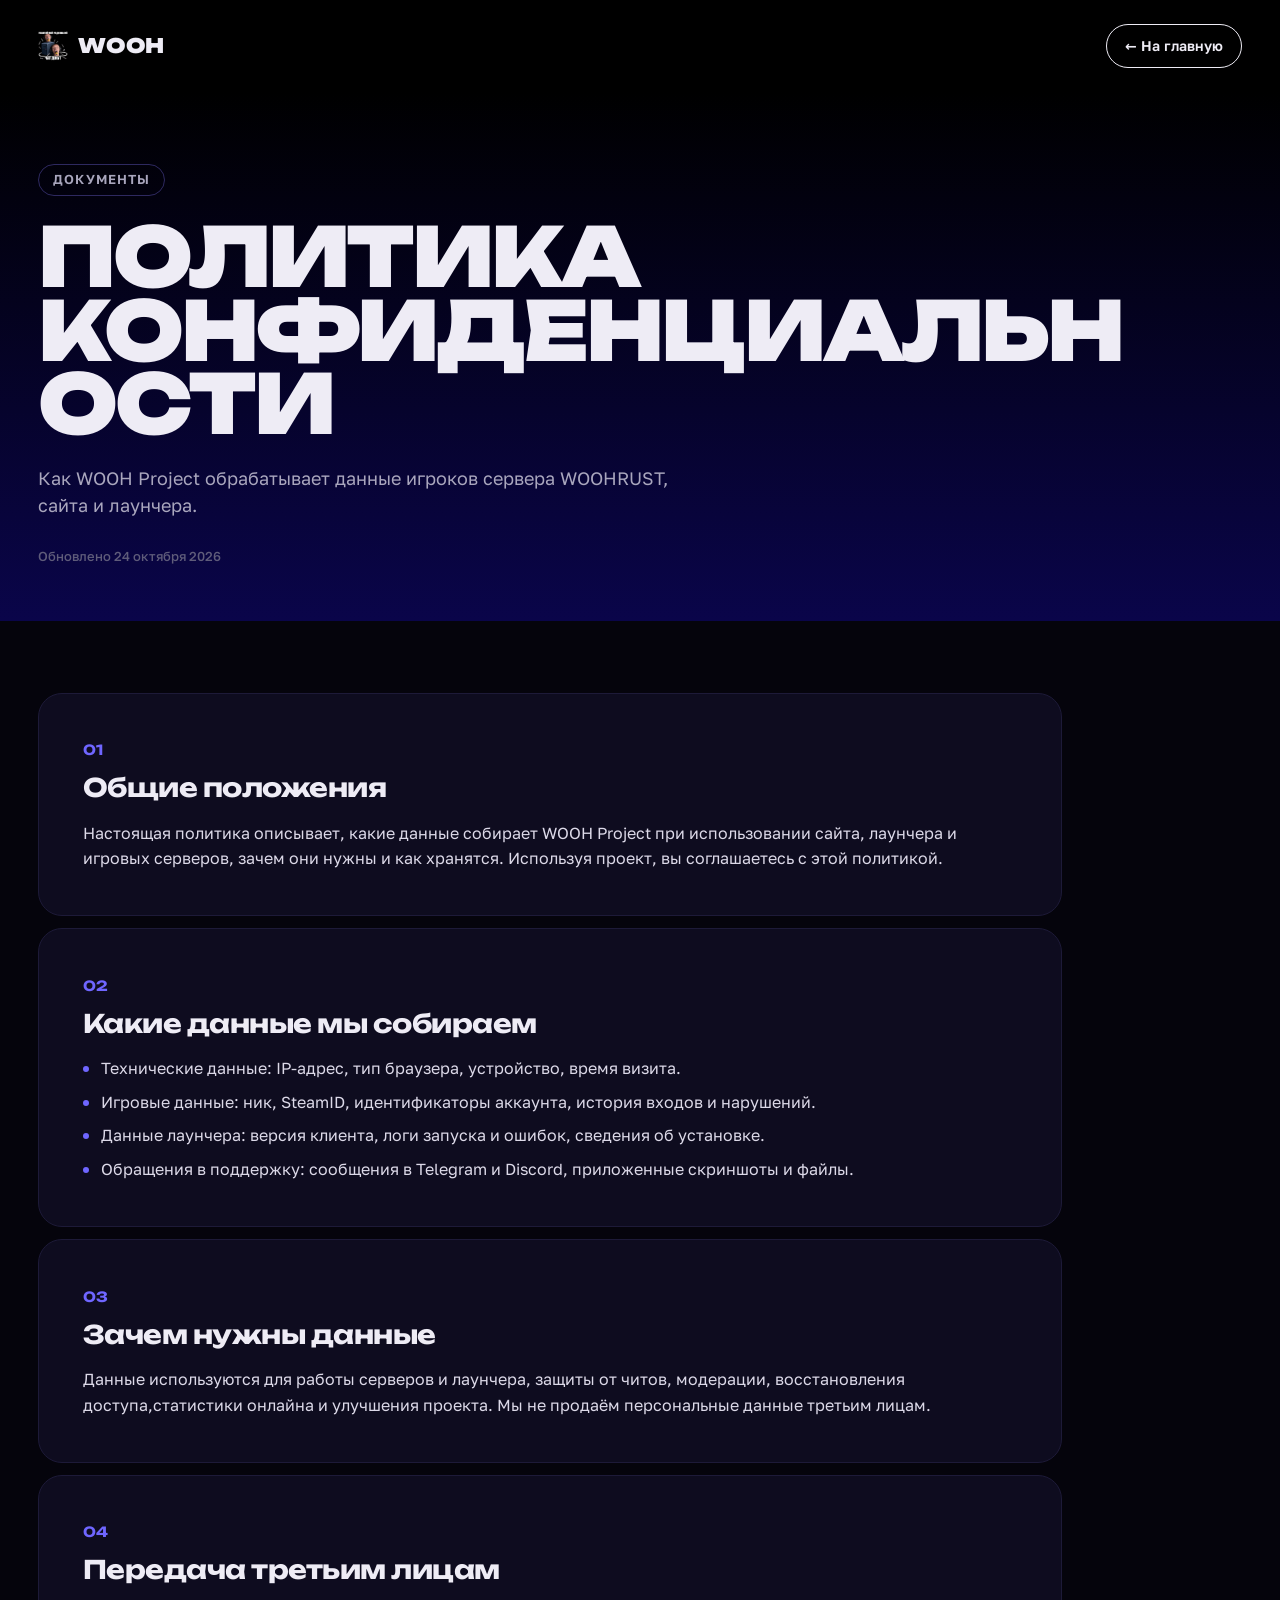
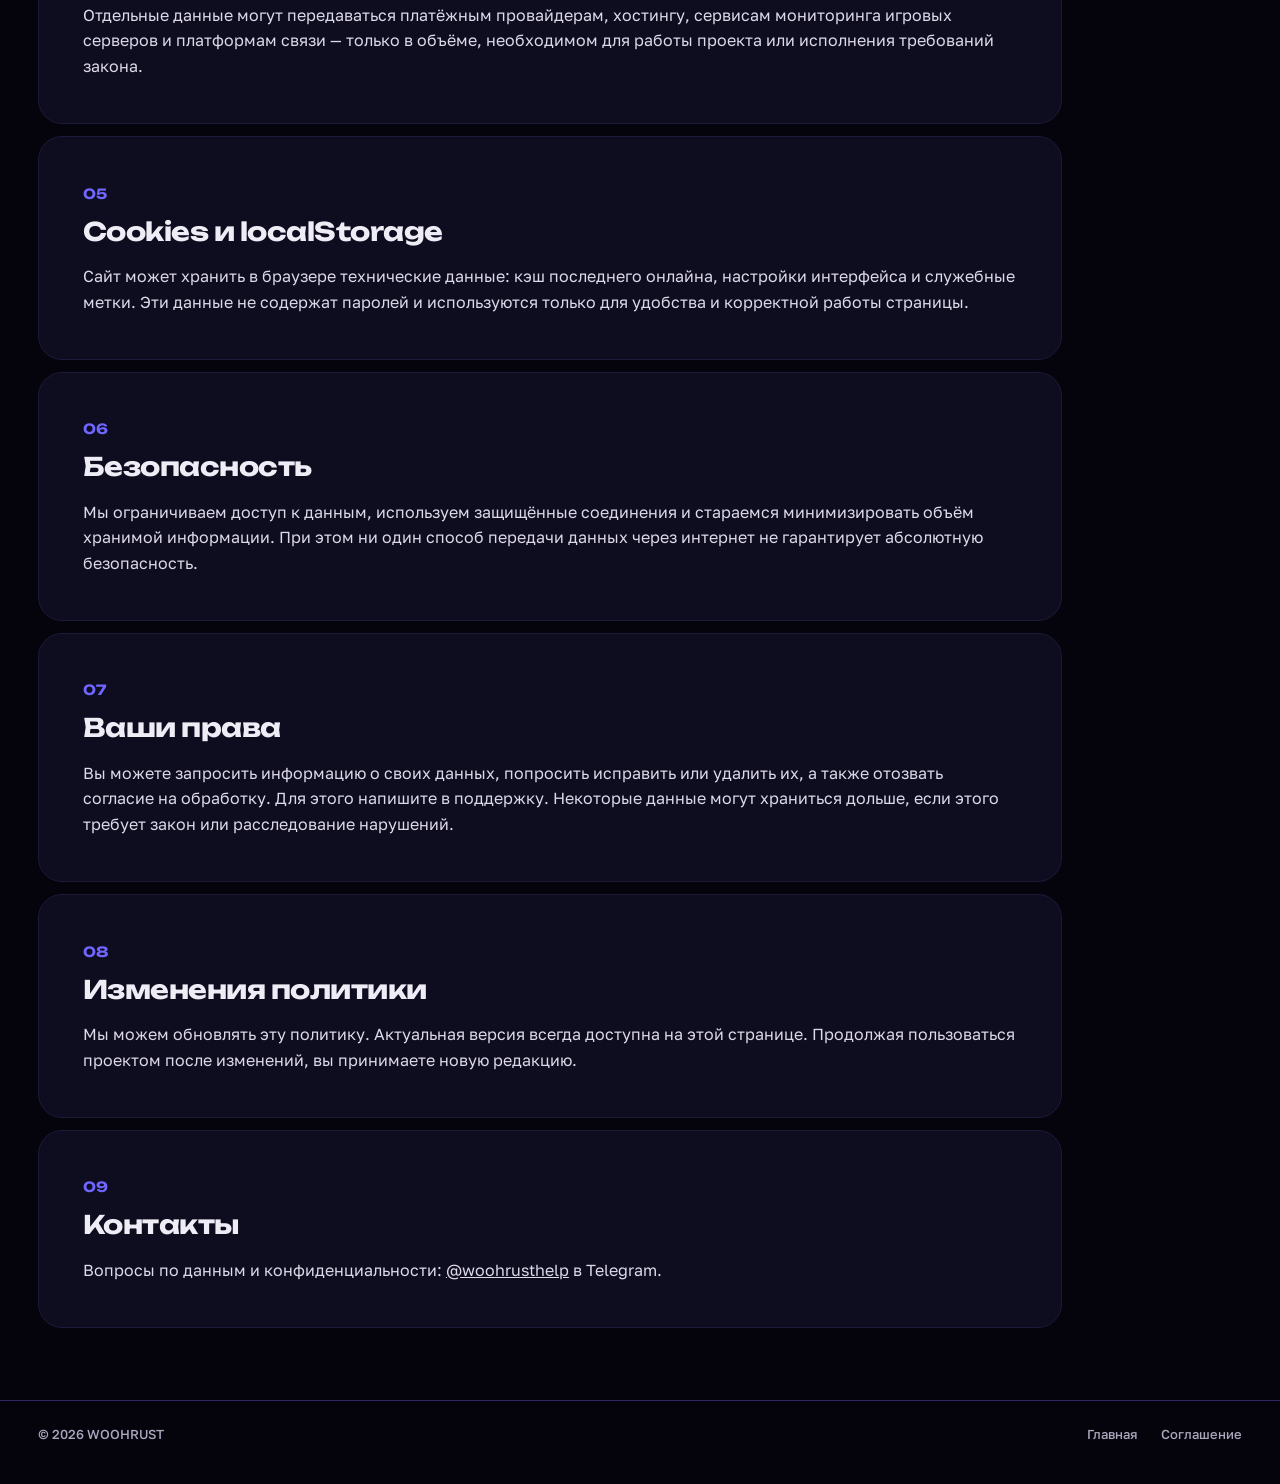
<file: privacy/index.html>
<!DOCTYPE html>
<html lang="ru">
<head>
  <meta charset="utf-8">
  <meta name="viewport" content="width=device-width, initial-scale=1">
  <title>Политика конфиденциальности — WOOH Project</title>
  <meta name="description" content="Как WOOH Project обрабатывает данные игроков сервера WOOHRUST, сайта и лаунчера.">
  <link rel="canonical" href="https://woohproject.ru/privacy/">
  <meta name="theme-color" content="#05040c">
  <meta property="og:type" content="website">
  <meta property="og:site_name" content="WOOH Project">
  <meta property="og:locale" content="ru_RU">
  <meta property="og:title" content="Политика конфиденциальности — WOOH Project">
  <meta property="og:description" content="Как WOOH Project обрабатывает данные игроков сервера WOOHRUST, сайта и лаунчера.">
  <meta property="og:url" content="https://woohproject.ru/privacy/">
  <link rel="icon" href="../assets/img/logo.png">
  <link rel="preload" href="../assets/fonts/golos-text-cyrillic.woff2" as="font" type="font/woff2" crossorigin>
  <link rel="preload" href="../assets/fonts/unbounded-cyrillic.woff2" as="font" type="font/woff2" crossorigin>
  <link rel="stylesheet" href="../assets/css/fonts.css">
  <link rel="stylesheet" href="../assets/css/base.css">
  <link rel="stylesheet" href="../assets/css/components.css">
  <link rel="stylesheet" href="../assets/css/legal.css">
  <link rel="stylesheet" href="../assets/css/responsive.css">
  <script>
    (function () {
      var root = document.documentElement;
      root.classList.add('js');
      window.setTimeout(function () {
        if (window.__woohBooted) return;
        root.classList.add('no-modules');
        var curtain = document.getElementById('curtain');
        if (curtain && !curtain.classList.contains('is-done')) {
          curtain.classList.add('is-done', 'is-hidden');
        }
      }, 2500);
    })();
  </script>
  <script type="module" src="../assets/js/legal.js"></script>
</head>
<body class="legal-page">
  <div class="curtain" id="curtain" aria-hidden="true">
    <div class="curtain__dark"></div>
    <div class="curtain__accent"></div>
  </div>

  <header class="legal-nav">
    <a class="brand" href="../index.html" aria-label="WOOH — на главную">
      <img src="../assets/img/logo.png" alt="" width="30" height="30">
      <span>WOOH</span>
    </a>
    <a class="btn btn--outline btn--sm" href="../index.html">← На главную</a>
  </header>

  <section class="legal-hero">
    <div class="legal-hero__inner">
      <span class="legal-kicker">Документы</span>
      <h1>Политика<br>конфиденциальности</h1>
      <p>Как WOOH Project обрабатывает данные игроков сервера WOOHRUST, сайта и лаунчера.</p>
      <div class="legal-meta">Обновлено 24 октября 2026</div>
    </div>
  </section>

  <main class="legal-content">
    <article class="legal-card">
      <span class="legal-card__num">01</span>
      <h2>Общие положения</h2>
      <p>Настоящая политика описывает, какие данные собирает WOOH Project при использовании сайта, лаунчера и игровых серверов, зачем они нужны и как хранятся. Используя проект, вы соглашаетесь с этой политикой.</p>
    </article>

    <article class="legal-card">
      <span class="legal-card__num">02</span>
      <h2>Какие данные мы собираем</h2>
      <ul>
        <li>Технические данные: IP-адрес, тип браузера, устройство, время визита.</li>
        <li>Игровые данные: ник, SteamID, идентификаторы аккаунта, история входов и нарушений.</li>
        <li>Данные лаунчера: версия клиента, логи запуска и ошибок, сведения об установке.</li>
        <li>Обращения в поддержку: сообщения в Telegram и Discord, приложенные скриншоты и файлы.</li>
      </ul>
    </article>

    <article class="legal-card">
      <span class="legal-card__num">03</span>
      <h2>Зачем нужны данные</h2>
      <p>Данные используются для работы серверов и лаунчера, защиты от читов, модерации, восстановления доступа,статистики онлайна и улучшения проекта. Мы не продаём персональные данные третьим лицам.</p>
    </article>

    <article class="legal-card">
      <span class="legal-card__num">04</span>
      <h2>Передача третьим лицам</h2>
      <p>Отдельные данные могут передаваться платёжным провайдерам, хостингу, сервисам мониторинга игровых серверов и платформам связи — только в объёме, необходимом для работы проекта или исполнения требований закона.</p>
    </article>

    <article class="legal-card">
      <span class="legal-card__num">05</span>
      <h2>Cookies и localStorage</h2>
      <p>Сайт может хранить в браузере технические данные: кэш последнего онлайна, настройки интерфейса и служебные метки. Эти данные не содержат паролей и используются только для удобства и корректной работы страницы.</p>
    </article>

    <article class="legal-card">
      <span class="legal-card__num">06</span>
      <h2>Безопасность</h2>
      <p>Мы ограничиваем доступ к данным, используем защищённые соединения и стараемся минимизировать объём хранимой информации. При этом ни один способ передачи данных через интернет не гарантирует абсолютную безопасность.</p>
    </article>

    <article class="legal-card">
      <span class="legal-card__num">07</span>
      <h2>Ваши права</h2>
      <p>Вы можете запросить информацию о своих данных, попросить исправить или удалить их, а также отозвать согласие на обработку. Для этого напишите в поддержку. Некоторые данные могут храниться дольше, если этого требует закон или расследование нарушений.</p>
    </article>

    <article class="legal-card">
      <span class="legal-card__num">08</span>
      <h2>Изменения политики</h2>
      <p>Мы можем обновлять эту политику. Актуальная версия всегда доступна на этой странице. Продолжая пользоваться проектом после изменений, вы принимаете новую редакцию.</p>
    </article>

    <article class="legal-card">
      <span class="legal-card__num">09</span>
      <h2>Контакты</h2>
      <p>Вопросы по данным и конфиденциальности: <a href="https://t.me/woohrusthelp" target="_blank" rel="noreferrer">@woohrusthelp</a> в Telegram.</p>
    </article>
  </main>

  <footer class="legal-footer">
    <span>© 2026 WOOHRUST</span>
    <nav>
      <a href="../index.html">Главная</a>
      <a href="../terms/index.html">Соглашение</a>
    </nav>
  </footer>
  <noscript><style>.curtain{display:none!important}</style></noscript>
</body>
</html>
</file>
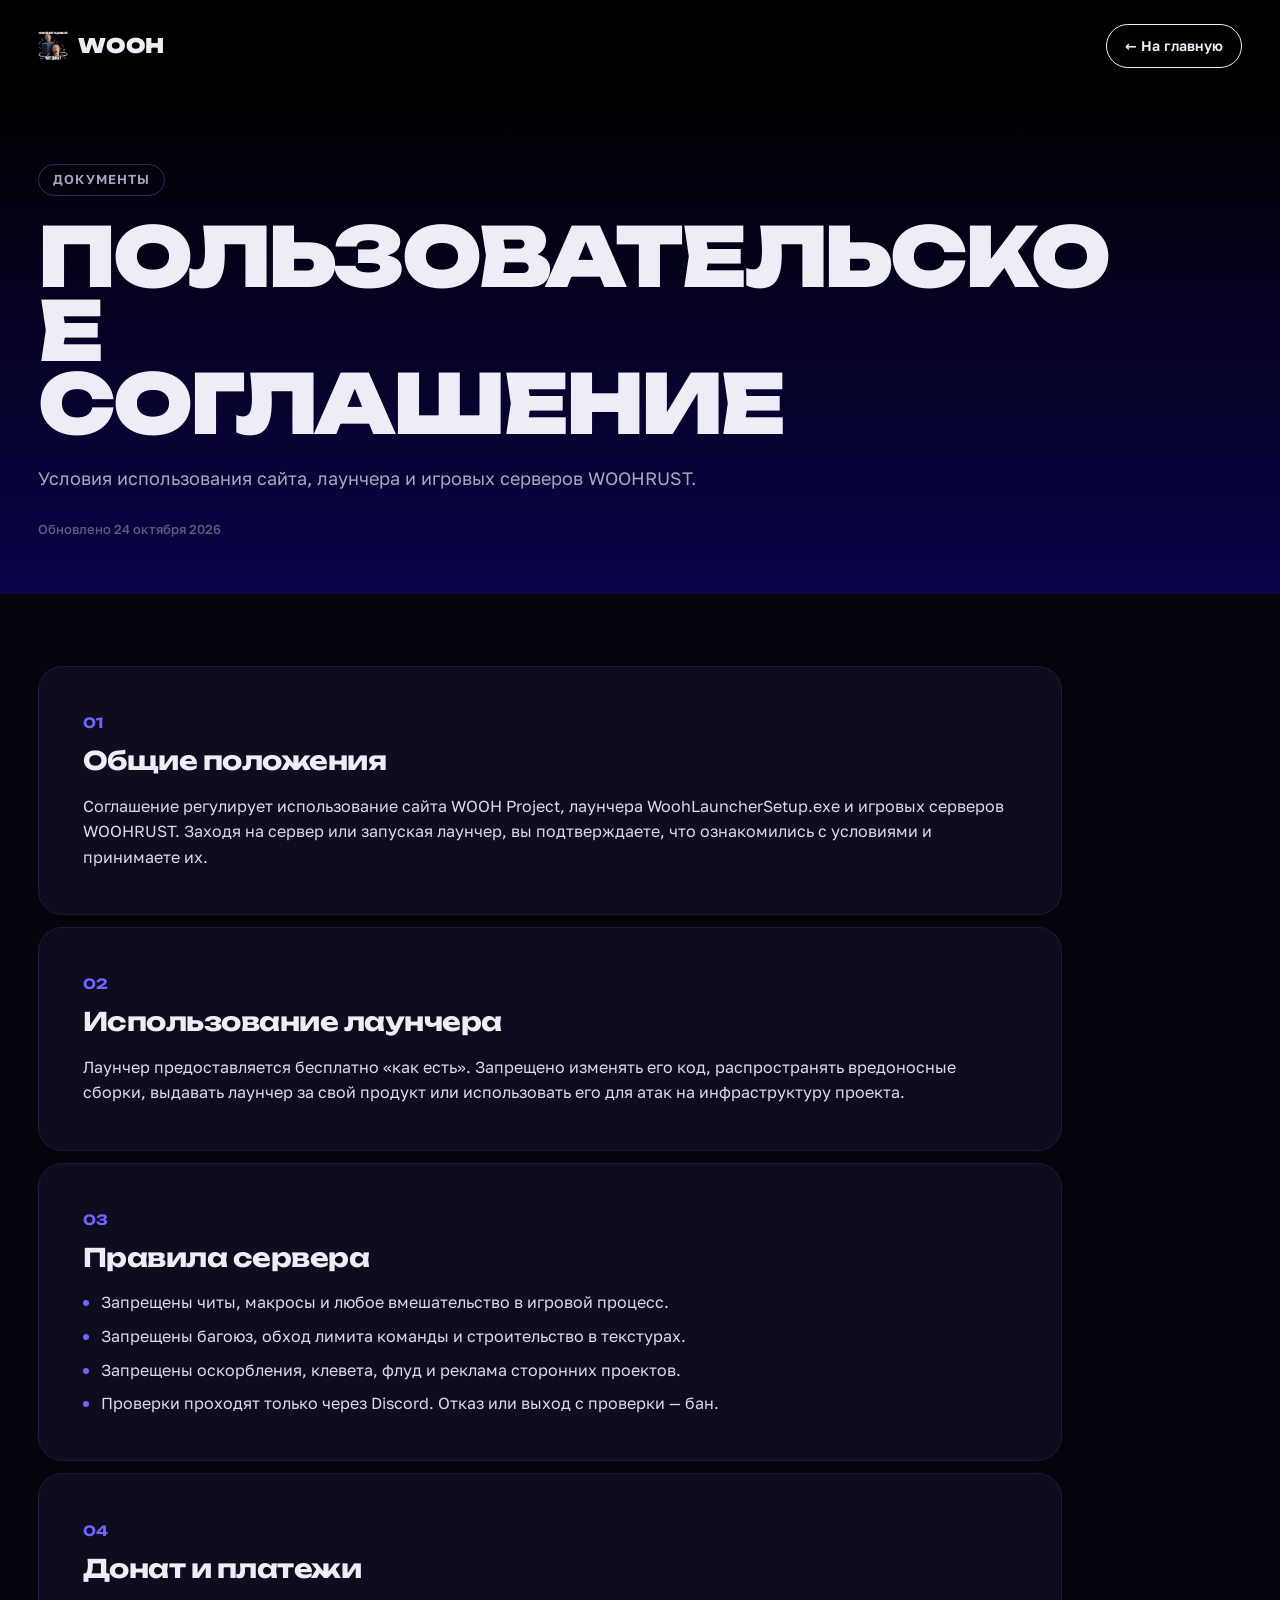
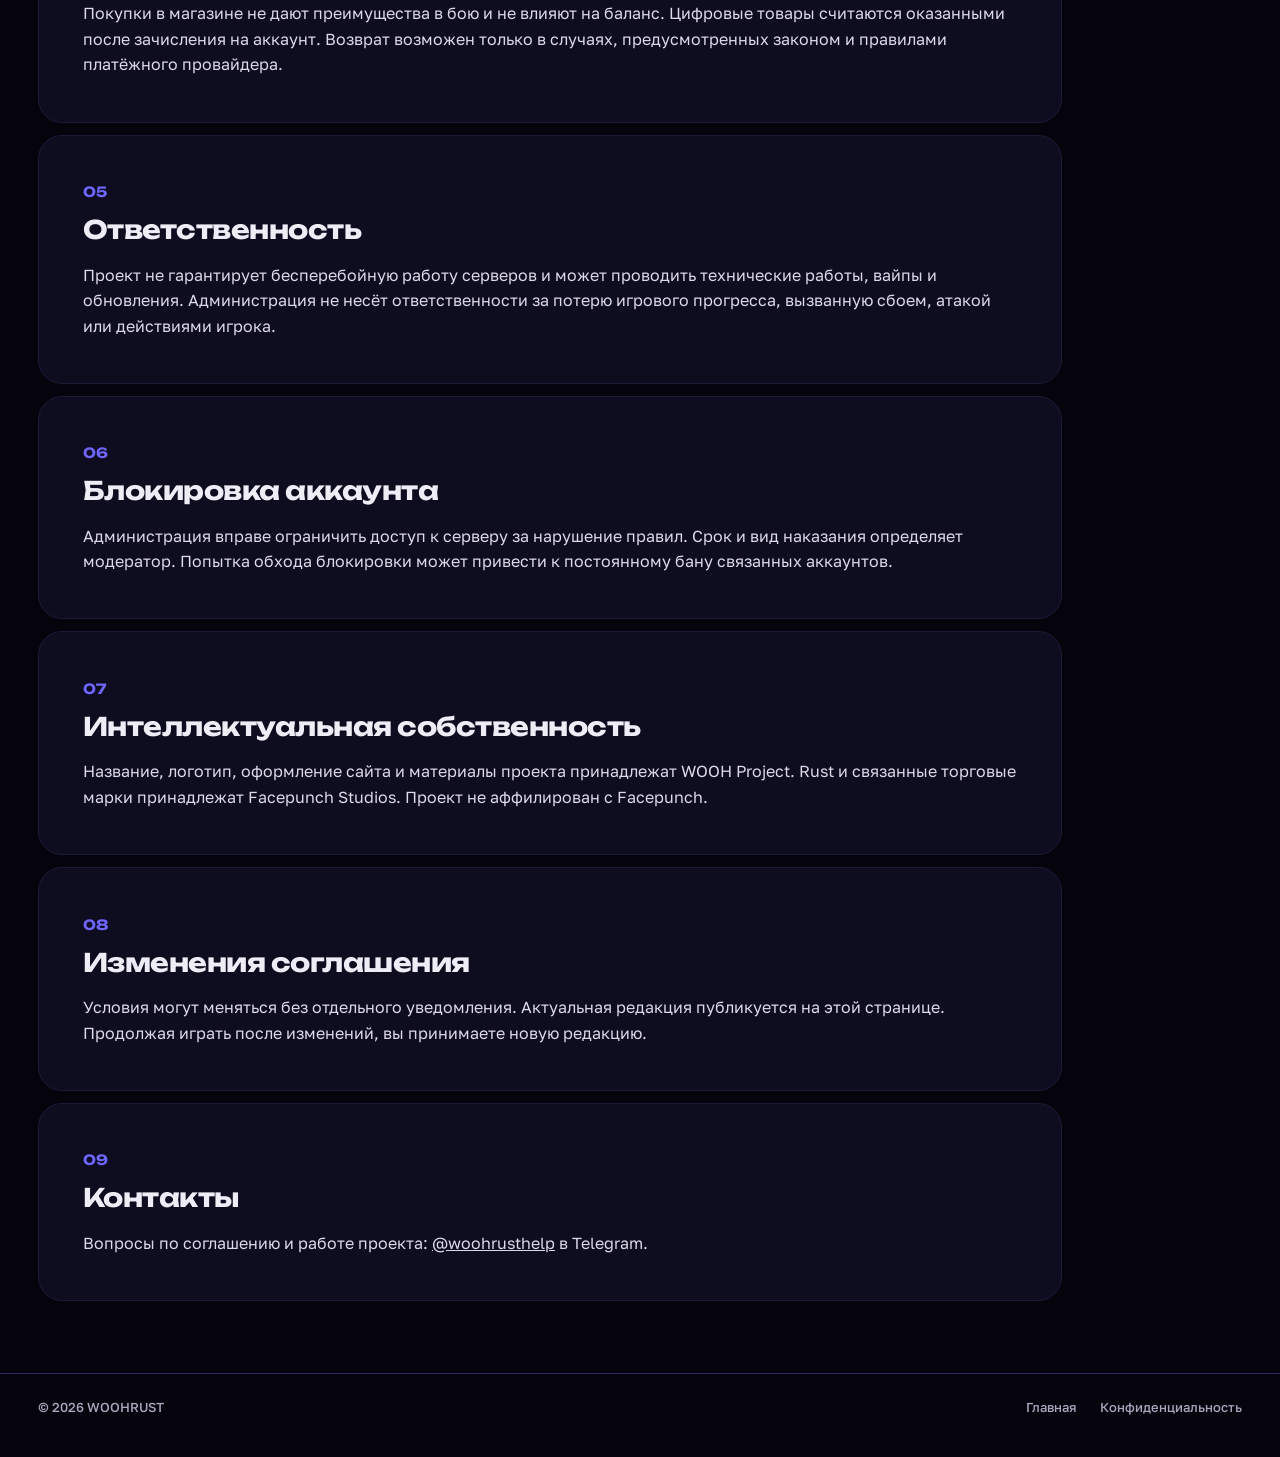
<file: terms/index.html>
<!DOCTYPE html>
<html lang="ru">
<head>
  <meta charset="utf-8">
  <meta name="viewport" content="width=device-width, initial-scale=1">
  <title>Пользовательское соглашение — WOOH Project</title>
  <meta name="description" content="Условия использования сайта, лаунчера и игровых серверов WOOHRUST.">
  <link rel="canonical" href="https://woohproject.ru/terms/">
  <meta name="theme-color" content="#05040c">
  <meta property="og:type" content="website">
  <meta property="og:site_name" content="WOOH Project">
  <meta property="og:locale" content="ru_RU">
  <meta property="og:title" content="Пользовательское соглашение — WOOH Project">
  <meta property="og:description" content="Условия использования сайта, лаунчера и игровых серверов WOOHRUST.">
  <meta property="og:url" content="https://woohproject.ru/terms/">
  <link rel="icon" href="../assets/img/logo.png">
  <link rel="preload" href="../assets/fonts/golos-text-cyrillic.woff2" as="font" type="font/woff2" crossorigin>
  <link rel="preload" href="../assets/fonts/unbounded-cyrillic.woff2" as="font" type="font/woff2" crossorigin>
  <link rel="stylesheet" href="../assets/css/fonts.css">
  <link rel="stylesheet" href="../assets/css/base.css">
  <link rel="stylesheet" href="../assets/css/components.css">
  <link rel="stylesheet" href="../assets/css/legal.css">
  <link rel="stylesheet" href="../assets/css/responsive.css">
  <script>
    (function () {
      var root = document.documentElement;
      root.classList.add('js');
      window.setTimeout(function () {
        if (window.__woohBooted) return;
        root.classList.add('no-modules');
        var curtain = document.getElementById('curtain');
        if (curtain && !curtain.classList.contains('is-done')) {
          curtain.classList.add('is-done', 'is-hidden');
        }
      }, 2500);
    })();
  </script>
  <script type="module" src="../assets/js/legal.js"></script>
</head>
<body class="legal-page">
  <div class="curtain" id="curtain" aria-hidden="true">
    <div class="curtain__dark"></div>
    <div class="curtain__accent"></div>
  </div>

  <header class="legal-nav">
    <a class="brand" href="../index.html" aria-label="WOOH — на главную">
      <img src="../assets/img/logo.png" alt="" width="30" height="30">
      <span>WOOH</span>
    </a>
    <a class="btn btn--outline btn--sm" href="../index.html">← На главную</a>
  </header>

  <section class="legal-hero">
    <div class="legal-hero__inner">
      <span class="legal-kicker">Документы</span>
      <h1>Пользовательское<br>соглашение</h1>
      <p>Условия использования сайта, лаунчера и игровых серверов WOOHRUST.</p>
      <div class="legal-meta">Обновлено 24 октября 2026</div>
    </div>
  </section>

  <main class="legal-content">
    <article class="legal-card">
      <span class="legal-card__num">01</span>
      <h2>Общие положения</h2>
      <p>Соглашение регулирует использование сайта WOOH Project, лаунчера WoohLauncherSetup.exe и игровых серверов WOOHRUST. Заходя на сервер или запуская лаунчер, вы подтверждаете, что ознакомились с условиями и принимаете их.</p>
    </article>

    <article class="legal-card">
      <span class="legal-card__num">02</span>
      <h2>Использование лаунчера</h2>
      <p>Лаунчер предоставляется бесплатно «как есть». Запрещено изменять его код, распространять вредоносные сборки, выдавать лаунчер за свой продукт или использовать его для атак на инфраструктуру проекта.</p>
    </article>

    <article class="legal-card">
      <span class="legal-card__num">03</span>
      <h2>Правила сервера</h2>
      <ul>
        <li>Запрещены читы, макросы и любое вмешательство в игровой процесс.</li>
        <li>Запрещены багоюз, обход лимита команды и строительство в текстурах.</li>
        <li>Запрещены оскорбления, клевета, флуд и реклама сторонних проектов.</li>
        <li>Проверки проходят только через Discord. Отказ или выход с проверки — бан.</li>
      </ul>
    </article>

    <article class="legal-card">
      <span class="legal-card__num">04</span>
      <h2>Донат и платежи</h2>
      <p>Покупки в магазине не дают преимущества в бою и не влияют на баланс. Цифровые товары считаются оказанными после зачисления на аккаунт. Возврат возможен только в случаях, предусмотренных законом и правилами платёжного провайдера.</p>
    </article>

    <article class="legal-card">
      <span class="legal-card__num">05</span>
      <h2>Ответственность</h2>
      <p>Проект не гарантирует бесперебойную работу серверов и может проводить технические работы, вайпы и обновления. Администрация не несёт ответственности за потерю игрового прогресса, вызванную сбоем, атакой или действиями игрока.</p>
    </article>

    <article class="legal-card">
      <span class="legal-card__num">06</span>
      <h2>Блокировка аккаунта</h2>
      <p>Администрация вправе ограничить доступ к серверу за нарушение правил. Срок и вид наказания определяет модератор. Попытка обхода блокировки может привести к постоянному бану связанных аккаунтов.</p>
    </article>

    <article class="legal-card">
      <span class="legal-card__num">07</span>
      <h2>Интеллектуальная собственность</h2>
      <p>Название, логотип, оформление сайта и материалы проекта принадлежат WOOH Project. Rust и связанные торговые марки принадлежат Facepunch Studios. Проект не аффилирован с Facepunch.</p>
    </article>

    <article class="legal-card">
      <span class="legal-card__num">08</span>
      <h2>Изменения соглашения</h2>
      <p>Условия могут меняться без отдельного уведомления. Актуальная редакция публикуется на этой странице. Продолжая играть после изменений, вы принимаете новую редакцию.</p>
    </article>

    <article class="legal-card">
      <span class="legal-card__num">09</span>
      <h2>Контакты</h2>
      <p>Вопросы по соглашению и работе проекта: <a href="https://t.me/woohrusthelp" target="_blank" rel="noreferrer">@woohrusthelp</a> в Telegram.</p>
    </article>
  </main>

  <footer class="legal-footer">
    <span>© 2026 WOOHRUST</span>
    <nav>
      <a href="../index.html">Главная</a>
      <a href="../privacy/index.html">Конфиденциальность</a>
    </nav>
  </footer>
  <noscript><style>.curtain{display:none!important}</style></noscript>
</body>
</html>
</file>
<file: assets/css/fonts.css>
/* ============================================================
   Fonts — self-hosted, two subsets per family.
   Golos Text: 400/500/600 · Unbounded: 500/700/900
   ============================================================ */

/* ---------- Fonts (self-hosted) ---------- */
@font-face {
  font-family: 'Golos Text';
  font-style: normal;
  font-weight: 400;
  font-display: swap;
  src: url('../fonts/golos-text-cyrillic.woff2') format('woff2');
  unicode-range: U+0301, U+0400-045F, U+0490-0491, U+04B0-04B1, U+2116;
}
@font-face {
  font-family: 'Golos Text';
  font-style: normal;
  font-weight: 400;
  font-display: swap;
  src: url('../fonts/golos-text-latin.woff2') format('woff2');
  unicode-range: U+0000-00FF, U+0131, U+0152-0153, U+02BB-02BC, U+02C6, U+02DA, U+02DC, U+0304, U+0308, U+0329, U+2000-206F, U+20AC, U+2122, U+2191, U+2193, U+2212, U+2215, U+FEFF, U+FFFD;
}
@font-face {
  font-family: 'Golos Text';
  font-style: normal;
  font-weight: 500;
  font-display: swap;
  src: url('../fonts/golos-text-cyrillic.woff2') format('woff2');
  unicode-range: U+0301, U+0400-045F, U+0490-0491, U+04B0-04B1, U+2116;
}
@font-face {
  font-family: 'Golos Text';
  font-style: normal;
  font-weight: 500;
  font-display: swap;
  src: url('../fonts/golos-text-latin.woff2') format('woff2');
  unicode-range: U+0000-00FF, U+0131, U+0152-0153, U+02BB-02BC, U+02C6, U+02DA, U+02DC, U+0304, U+0308, U+0329, U+2000-206F, U+20AC, U+2122, U+2191, U+2193, U+2212, U+2215, U+FEFF, U+FFFD;
}
@font-face {
  font-family: 'Golos Text';
  font-style: normal;
  font-weight: 600;
  font-display: swap;
  src: url('../fonts/golos-text-cyrillic.woff2') format('woff2');
  unicode-range: U+0301, U+0400-045F, U+0490-0491, U+04B0-04B1, U+2116;
}
@font-face {
  font-family: 'Golos Text';
  font-style: normal;
  font-weight: 600;
  font-display: swap;
  src: url('../fonts/golos-text-latin.woff2') format('woff2');
  unicode-range: U+0000-00FF, U+0131, U+0152-0153, U+02BB-02BC, U+02C6, U+02DA, U+02DC, U+0304, U+0308, U+0329, U+2000-206F, U+20AC, U+2122, U+2191, U+2193, U+2212, U+2215, U+FEFF, U+FFFD;
}
@font-face {
  font-family: 'Unbounded';
  font-style: normal;
  font-weight: 500;
  font-display: swap;
  src: url('../fonts/unbounded-cyrillic.woff2') format('woff2');
  unicode-range: U+0301, U+0400-045F, U+0490-0491, U+04B0-04B1, U+2116;
}
@font-face {
  font-family: 'Unbounded';
  font-style: normal;
  font-weight: 500;
  font-display: swap;
  src: url('../fonts/unbounded-latin.woff2') format('woff2');
  unicode-range: U+0000-00FF, U+0131, U+0152-0153, U+02BB-02BC, U+02C6, U+02DA, U+02DC, U+0304, U+0308, U+0329, U+2000-206F, U+20AC, U+2122, U+2191, U+2193, U+2212, U+2215, U+FEFF, U+FFFD;
}
@font-face {
  font-family: 'Unbounded';
  font-style: normal;
  font-weight: 700;
  font-display: swap;
  src: url('../fonts/unbounded-cyrillic.woff2') format('woff2');
  unicode-range: U+0301, U+0400-045F, U+0490-0491, U+04B0-04B1, U+2116;
}
@font-face {
  font-family: 'Unbounded';
  font-style: normal;
  font-weight: 700;
  font-display: swap;
  src: url('../fonts/unbounded-latin.woff2') format('woff2');
  unicode-range: U+0000-00FF, U+0131, U+0152-0153, U+02BB-02BC, U+02C6, U+02DA, U+02DC, U+0304, U+0308, U+0329, U+2000-206F, U+20AC, U+2122, U+2191, U+2193, U+2212, U+2215, U+FEFF, U+FFFD;
}
@font-face {
  font-family: 'Unbounded';
  font-style: normal;
  font-weight: 900;
  font-display: swap;
  src: url('../fonts/unbounded-cyrillic.woff2') format('woff2');
  unicode-range: U+0301, U+0400-045F, U+0490-0491, U+04B0-04B1, U+2116;
}
@font-face {
  font-family: 'Unbounded';
  font-style: normal;
  font-weight: 900;
  font-display: swap;
  src: url('../fonts/unbounded-latin.woff2') format('woff2');
  unicode-range: U+0000-00FF, U+0131, U+0152-0153, U+02BB-02BC, U+02C6, U+02DA, U+02DC, U+0304, U+0308, U+0329, U+2000-206F, U+20AC, U+2122, U+2191, U+2193, U+2212, U+2215, U+FEFF, U+FFFD;
}
</file>
<file: assets/css/base.css>
/* ============================================================
   Base — design tokens, reset, typography, shared layout helpers.
   Load after fonts.css, before components/sections.
   ============================================================ */

/* ---------- Tokens ---------- */
:root {
  color-scheme: dark;
  --bg: #05040c;
  --bg-deep: #0a054a;
  --accent: #6f66ff;
  --accent-deep: #2b1fd6;
  --fg: #eeecf5;
  --muted: #a9a6bd;
  --muted-2: #5f5c7a;
  --on-photo: #dcd9e8;
  --card: #0e0c1f;
  --card-2: #110d2e;
  --line: #1d1a38;
  --line-strong: #2e2960;
  --track: #16123a;
  --step: #dedbeb;

  --pad: clamp(16px, 3vw, 40px);
  --section-y: clamp(80px, 12vh, 140px);
  --radius: 32px;
  --ease: cubic-bezier(.2, .7, .2, 1);
  --spring: cubic-bezier(.34, 1.56, .64, 1);
  --curtain: cubic-bezier(.76, 0, .24, 1);
}

/* ---------- Reset ---------- */
*,
*::before,
*::after { box-sizing: border-box; }

html {
  scroll-behavior: smooth;
  -webkit-text-size-adjust: 100%;
}

body {
  margin: 0;
  background: var(--bg);
  color: var(--fg);
  font-family: 'Golos Text', system-ui, sans-serif;
  font-size: 16px;
  line-height: 1.5;
  -webkit-font-smoothing: antialiased;
  -moz-osx-font-smoothing: grayscale;
  overflow-x: clip;
}

body.is-locked { overflow: hidden; }

h1, h2, h3, p, figure, blockquote, dl, dd { margin: 0; }

img { display: block; max-width: 100%; }

a {
  color: inherit;
  text-decoration: none;
  transition: opacity .2s;
}

a:hover { opacity: .75; }

button {
  font: inherit;
  color: inherit;
  background: none;
  border: 0;
  padding: 0;
  cursor: pointer;
  text-align: left;
}

ul { margin: 0; padding: 0; }

::selection { background: var(--bg); color: var(--accent); }

:focus-visible {
  outline: 2px solid var(--accent);
  outline-offset: 3px;
}

section[id] { scroll-margin-top: 20px; }

.accent { color: var(--accent); }
.blue { color: var(--accent-deep); }

.skip-link {
  position: fixed;
  top: 12px;
  left: 12px;
  z-index: 10001;
  padding: 12px 18px;
  border-radius: 999px;
  background: var(--fg);
  color: var(--bg);
  font-weight: 600;
  transform: translateY(-160%);
  transition: transform .2s;
}
.skip-link:focus { transform: none; }


/* ---------- Shared layout ---------- */
.section { padding: var(--section-y) var(--pad); }

.section-title {
  margin: 0 0 clamp(40px, 6vh, 72px);
  font-family: 'Unbounded', sans-serif;
  font-weight: 900;
  text-transform: uppercase;
  font-size: clamp(30px, 8.4vw, 96px);
  line-height: .88;
  letter-spacing: -.04em;
}
.section-head .section-title { margin: 0; }

.section-head {
  display: flex;
  flex-wrap: wrap;
  align-items: flex-end;
  justify-content: space-between;
  gap: 24px;
  margin-bottom: clamp(32px, 5vh, 56px);
}
.section-head > p {
  max-width: 400px;
  font-size: 17px;
  line-height: 1.55;
  color: var(--muted);
}


/* ---------- Accessibility / native behaviour ---------- */
[hidden] { display: none !important; }
img, svg, video { max-width: 100%; }
/* ---------- Fail-safe when ES modules are blocked (file:// preview) ---------- */
.no-modules [data-reveal],
.no-modules .line-mask > span {
  opacity: 1 !important;
  transform: none !important;
}
.no-modules .rules__tabs { display: none; }
.no-modules #rulesPanels [role="tabpanel"][hidden] { display: block !important; }
</file>
<file: assets/css/components.css>
/* ============================================================
   Components — reusable UI: curtain, buttons, brand, chips,
   mobile menu, toast, reveal primitives.
   ============================================================ */

/* ---------- Page curtain ---------- */
.curtain {
  position: fixed;
  inset: 0;
  z-index: 10000;
  pointer-events: none;
}
.curtain__dark,
.curtain__accent {
  position: absolute;
  inset: 0;
  transition: transform .56s var(--curtain);
  will-change: transform;
}
.curtain__dark { background: var(--bg); }
.curtain__accent { background: var(--accent); transition-delay: .09s; }
.curtain.is-done .curtain__dark,
.curtain.is-done .curtain__accent { transform: translateY(-100%); }
.curtain.is-hidden { visibility: hidden; }

/* ---------- Buttons ---------- */
.btn {
  display: inline-flex;
  align-items: center;
  justify-content: center;
  height: 44px;
  padding: 0 18px;
  border-radius: 999px;
  font-size: 14px;
  font-weight: 600;
  line-height: 1;
  white-space: nowrap;
  transition: background .25s, color .25s, transform .35s var(--spring), opacity .2s;
}
.btn--light { background: var(--fg); color: var(--bg); }
.btn--outline { border: 1.5px solid var(--fg); color: var(--fg); background: transparent; }
.btn--sm { height: 44px; padding: 0 18px; font-size: 14px; }
.btn--lg { height: 60px; padding: 0 30px; font-size: 17px; }
.btn--outline.btn--lg { padding: 0 26px; font-size: 15px; border-width: 2px; }
.btn--light:hover { transform: scale(1.04); opacity: 1; }
.btn--spring:hover { transform: scale(1.06) rotate(-2deg); opacity: 1; color: var(--bg); }
.btn--outline:hover { background: var(--fg); color: var(--bg); opacity: 1; }
.btn:active { transform: scale(.98); }


.brand {
  display: inline-flex;
  align-items: center;
  gap: 10px;
  font-family: 'Unbounded', sans-serif;
  font-weight: 900;
  font-size: 20px;
  letter-spacing: -.02em;
  line-height: 1;
}
.brand img { width: 30px; height: 30px; object-fit: contain; }


.chips {
  display: flex;
  flex-wrap: wrap;
  gap: 8px;
}
.chip {
  height: 40px;
  padding: 0 18px;
  border-radius: 999px;
  border: 1.5px solid var(--line-strong);
  background: transparent;
  color: var(--fg);
  font-size: 14px;
  font-weight: 600;
  transition: background .25s, color .25s, border-color .25s;
}
.chip:hover { border-color: var(--fg); }
.chip.is-active { background: var(--fg); color: var(--bg); border-color: var(--fg); }


/* ---------- Mobile menu ---------- */
.mobile-menu {
  position: fixed;
  inset: 0;
  z-index: 100;
  display: flex;
  flex-direction: column;
  padding: 24px 16px;
  overflow-y: auto;
  background: linear-gradient(180deg, #000 0%, var(--bg-deep) 100%);
  color: var(--fg);
  visibility: hidden;
  transform: translateY(-100%);
  /* Visible during the close slide, hidden afterwards. */
  transition: transform .5s var(--ease), visibility 0s .5s;
}
.mobile-menu.is-open {
  visibility: visible;
  transform: none;
  transition: transform .5s var(--ease), visibility 0s;
}

.mobile-menu__head {
  display: flex;
  align-items: center;
  justify-content: space-between;
  gap: 16px;
}
.mobile-menu__nav {
  display: flex;
  flex-direction: column;
  margin-top: 40px;
}
.mobile-menu__nav a {
  display: flex;
  align-items: center;
  justify-content: space-between;
  padding: 14px 0;
  border-bottom: 1px solid var(--line-strong);
  font-family: 'Unbounded', sans-serif;
  font-weight: 900;
  text-transform: uppercase;
  font-size: clamp(28px, 9vw, 44px);
  line-height: 1;
  letter-spacing: -.04em;
}
.mobile-menu__arrow { font-size: 20px; color: var(--accent); }
.mobile-menu__cta { margin-top: 32px; flex: none; }

/* ---------- Toast ---------- */
.toast {
  position: fixed;
  left: 50%;
  bottom: 24px;
  z-index: 10002;
  padding: 12px 20px;
  border-radius: 999px;
  background: var(--fg);
  color: var(--bg);
  font-size: 14px;
  font-weight: 600;
  opacity: 0;
  pointer-events: none;
  transform: translate(-50%, 12px);
  transition: opacity .25s, transform .25s;
}
.toast.is-visible { opacity: 1; transform: translate(-50%, 0); }

/* ---------- Reveal ---------- */
.js .line-mask > span {
  transform: translateY(110%);
  transition: transform 1.1s var(--ease);
  transition-delay: var(--delay, 0ms);
}
.js .line-mask.is-in > span { transform: translateY(0); }

.js [data-reveal] {
  opacity: 0;
  transform: translateY(28px);
  transition: opacity 1.1s var(--ease), transform 1.1s var(--ease);
  transition-delay: var(--delay, 0ms);
}
.js [data-reveal].is-in { opacity: 1; transform: none; }
</file>
<file: assets/css/legal.css>
/* ============================================================
   Legal — privacy policy and terms pages.
   ============================================================ */

/* ---------- Legal pages ---------- */
.legal-page { background: var(--bg); }

.legal-nav {
  display: flex;
  align-items: center;
  justify-content: space-between;
  gap: 20px;
  padding: 24px var(--pad);
  background: #000;
}

.legal-hero {
  padding: clamp(48px, 8vh, 96px) var(--pad) clamp(40px, 6vh, 72px);
  background: linear-gradient(180deg, #000 0%, var(--bg-deep) 100%);
}
.legal-hero__inner { max-width: 1100px; }
.legal-kicker {
  display: inline-flex;
  align-items: center;
  height: 32px;
  padding: 0 14px;
  border-radius: 999px;
  border: 1.5px solid var(--line-strong);
  color: var(--muted);
  font-size: 13px;
  font-weight: 600;
  letter-spacing: .08em;
  text-transform: uppercase;
}
.legal-hero h1 {
  margin: 24px 0 0;
  font-family: 'Unbounded', sans-serif;
  font-weight: 900;
  text-transform: uppercase;
  font-size: clamp(30px, 6.4vw, 96px);
  line-height: .9;
  letter-spacing: -.04em;
  text-wrap: balance;
  overflow-wrap: break-word;
  hyphens: auto;
}
.legal-hero p {
  max-width: 680px;
  margin-top: 24px;
  font-size: 18px;
  line-height: 1.5;
  color: var(--muted);
}
.legal-meta {
  margin-top: 28px;
  font-size: 13px;
  font-weight: 500;
  color: var(--muted-2);
}

.legal-content {
  display: flex;
  flex-direction: column;
  gap: 12px;
  max-width: 1100px;
  padding: clamp(48px, 8vh, 96px) var(--pad);
}
.legal-card {
  padding: clamp(24px, 3.4vw, 44px);
  border-radius: 24px;
  background: var(--card);
  border: 1px solid var(--line);
}
.legal-card__num {
  font-family: 'Unbounded', sans-serif;
  font-weight: 700;
  font-size: 14px;
  color: var(--accent);
}
.legal-card h2 {
  margin: 12px 0 18px;
  font-family: 'Unbounded', sans-serif;
  font-weight: 700;
  font-size: clamp(20px, 2vw, 28px);
  line-height: 1.15;
  letter-spacing: -.02em;
}
.legal-card p,
.legal-card li {
  font-size: 16px;
  line-height: 1.6;
  color: var(--on-photo);
}
.legal-card p + p { margin-top: 14px; }
.legal-card ul {
  display: flex;
  flex-direction: column;
  gap: 8px;
  margin-top: 14px;
  padding-left: 0;
  list-style: none;
}
.legal-card li {
  position: relative;
  padding-left: 18px;
}
.legal-card li::before {
  content: '';
  position: absolute;
  left: 0;
  top: .62em;
  width: 6px;
  height: 6px;
  border-radius: 50%;
  background: var(--accent);
}
.legal-card a { text-decoration: underline; }

.legal-footer {
  display: flex;
  flex-wrap: wrap;
  align-items: baseline;
  justify-content: space-between;
  gap: 16px;
  padding: 24px var(--pad) 40px;
  border-top: 1px solid var(--line-strong);
  font-size: 13px;
  font-weight: 500;
  color: var(--muted);
}
.legal-footer nav { display: flex; gap: 24px; }

@media (max-width: 760px) {
  .legal-nav .brand span { font-size: 18px; }
  .legal-hero p { font-size: 16px; }
  .legal-footer { flex-direction: column; }
}
</file>
<file: assets/css/responsive.css>
/* ============================================================
   Responsive — mobile/tablet overrides and reduced-motion.
   MUST be the last stylesheet.
   ============================================================ */

/* ---------- Responsive ---------- */
@media (max-width: 1000px) {
  .feature-card__right { justify-self: start; }
}

/* Two download columns are narrow here; the masked title would clip. */
@media (min-width: 1000px) and (max-width: 1365px) {
  .download h2 { font-size: clamp(48px, 7vw, 90px); }
}

@media (max-width: 760px) {
  .nav__links { display: none; }
  .nav__actions { display: flex; }

  .hero { padding: 20px 16px 32px; }
  .hero__title { font-size: clamp(30px, 9.2vw, 64px); }
  .hero__bottom { gap: 22px; }
  .hero__cta { width: 100%; flex-direction: column; }
  .hero__cta .btn { width: 100%; padding: 0 18px; font-size: 15px; }
  .hero__online-num { font-size: clamp(56px, 16vw, 88px); }
  .hero__wipe { width: 100%; }

  .servers { height: auto; }
  .servers__sticky {
    position: relative;
    height: auto;
    overflow: visible;
  }
  .servers__track {
    flex-direction: column;
    width: 100%;
    height: auto;
    transform: none !important;
  }
  .servers__intro {
    width: 100%;
    height: auto;
    padding: 72px 16px 16px;
  }
  .servers__intro h2 { font-size: clamp(46px, 14vw, 80px); }
  .servers__arrow,
  .servers__hint { display: none; }
  .server-card {
    width: 100%;
    height: 80svh;
    min-height: 540px;
    padding: 8px 16px;
  }
  .servers__progress { display: none; }

  .server-card h3 { font-size: clamp(38px, 12.5vw, 88px); }
  .server-card__info { max-width: 100%; }
  .server-card__connect { width: 100%; padding: 0 14px; gap: 8px; }
  .server-card__ip { font-size: 13px; letter-spacing: -.01em; }
  .server-card__ip-prefix { display: none; }
  .server-card__connect .copy-label { font-size: 12px; }

  .online__controls { align-items: flex-start; }
  .ranges { width: 100%; justify-content: space-between; }
  .range { flex: 1; min-width: 0; padding: 0 6px; }
  .chart__ticks { font-size: 10px; }

  .section-title { font-size: clamp(30px, 12vw, 64px); }
  .feature-card {
    min-height: min(78vh, 620px);
    padding: 28px 22px;
  }
  .feature-card h3 { font-size: clamp(30px, 11vw, 52px); }
  .feature-card__right { max-width: 100%; }

  .download { border-radius: 28px 28px 0 0; }
  .download__counter { margin-top: 40px; }
  .download__counter-num { font-size: clamp(64px, 20vw, 110px); }
  .download-tile__title { font-size: clamp(28px, 9vw, 44px); }

  .requirements dl > div { grid-template-columns: 1fr; gap: 4px; }

  .final__socials { grid-template-columns: 1fr 1fr; }
  .final__meta { gap: 12px; }
  .final__legal { gap: 16px; }
}

@media (max-width: 420px) {
  .hero__title { font-size: clamp(28px, 9.2vw, 44px); }
  .hero__online { gap: 12px; }
  .hero__online-label { font-size: 13px; }
  .nav { gap: 12px; }
  .brand { gap: 8px; font-size: 18px; }
  .nav__actions { gap: 6px; }
  .nav__actions .btn { padding: 0 14px; font-size: 13px; }
  .server-card__top { top: 16px; left: 16px; right: 16px; }
  .server-card__bottom { left: 16px; right: 16px; bottom: 16px; }
  .final__socials { grid-template-columns: 1fr; }
}

/* ---------- Reduced motion ---------- */
@media (prefers-reduced-motion: reduce) {
  html { scroll-behavior: auto; }
  *,
  *::before,
  *::after {
    animation-duration: .01ms !important;
    animation-iteration-count: 1 !important;
    transition-duration: .01ms !important;
    scroll-behavior: auto !important;
  }
  .js .line-mask > span,
  .js [data-reveal] { opacity: 1; transform: none; }
  .curtain { display: none; }
}
</file>
